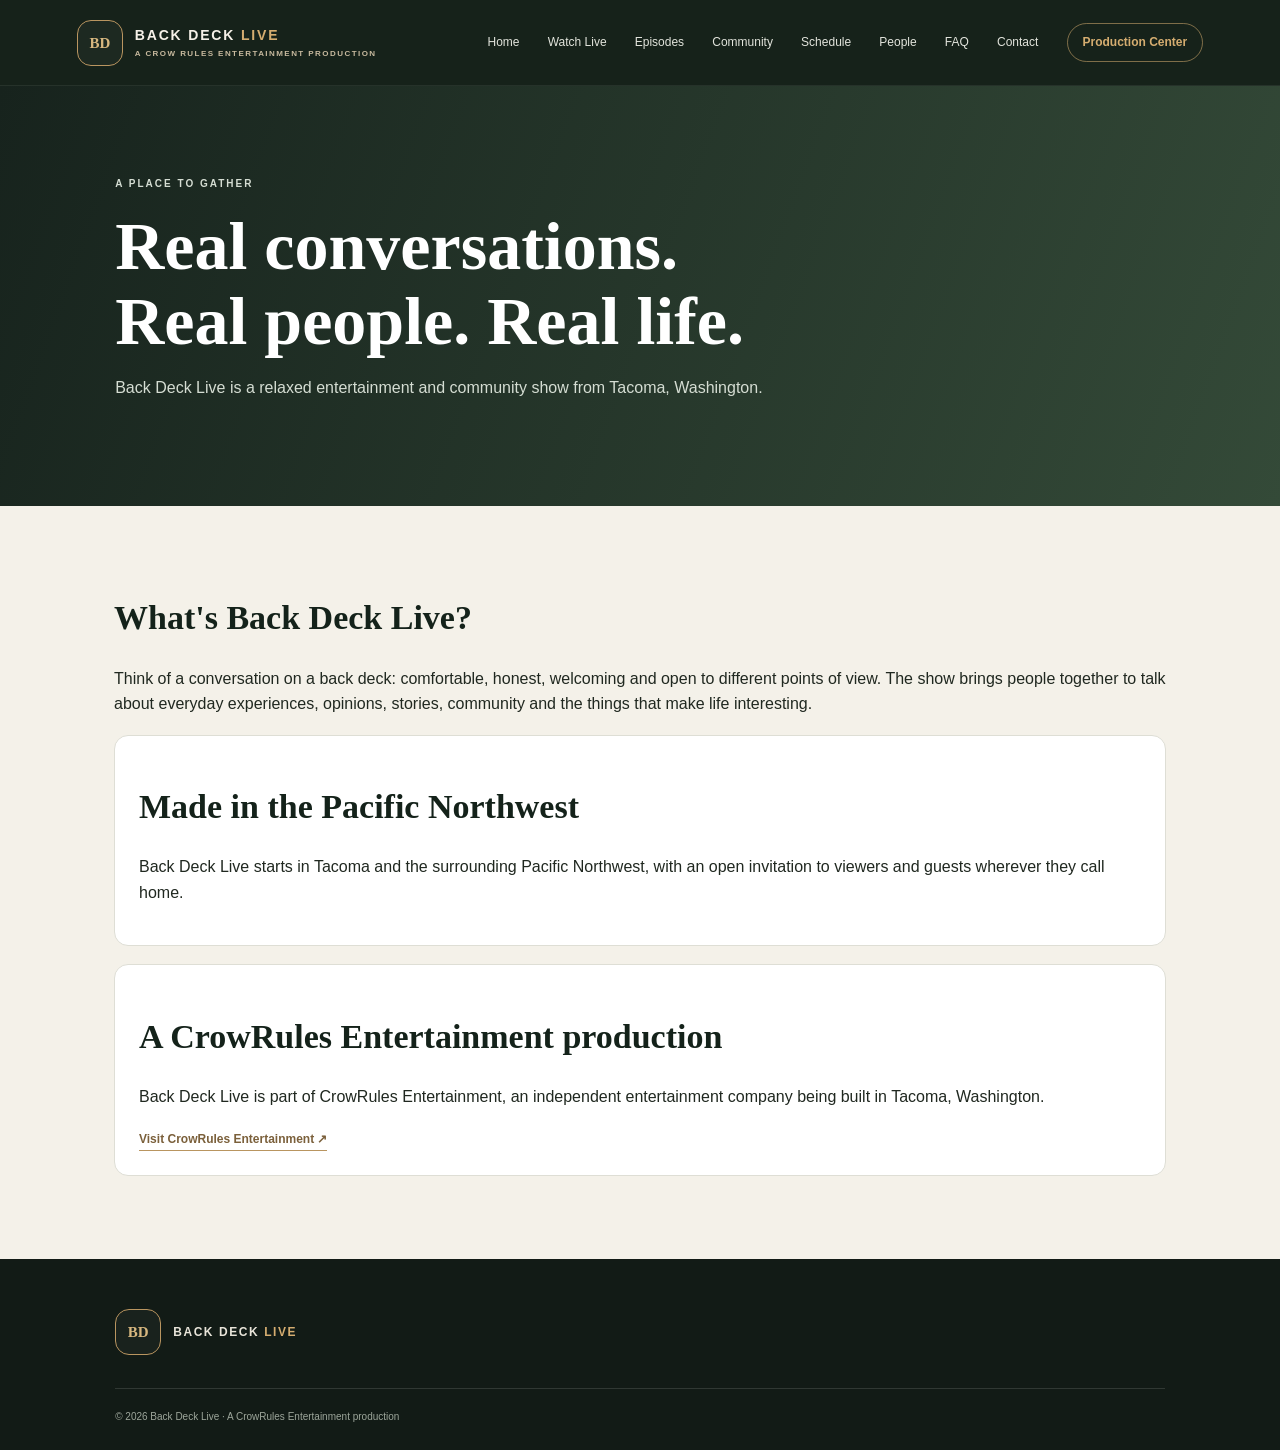
<file: pages/about/index.html>
<!doctype html><html lang="en"><head><meta charset="utf-8"><meta name="viewport" content="width=device-width,initial-scale=1"><title>About | Back Deck Live</title><link rel="stylesheet" href="../../assets/css/site.css"></head><body><header class="site-header"><a class="brand" href="../../"><span class="brand-mark">BD</span><span>BACK DECK <b>LIVE</b><small>A CROW RULES ENTERTAINMENT PRODUCTION</small></span></a><button class="menu-toggle" aria-label="Toggle navigation">☰</button><nav class="main-nav"><a href="../../">Home</a><a href="../live/">Watch Live</a><a href="../episodes/">Episodes</a><a href="../community/">Community</a><a class="nav-admin" href="https://crowrulesentertainment-oss.github.io/crowrulesentertainment/back-deck-live/admin.html" target="_blank" rel="noopener">Admin</a></nav></header><main><section class="page-hero"><p class="eyebrow">A PLACE TO GATHER</p><h1>Real conversations.<br>Real people. Real life.</h1><p>Back Deck Live is a relaxed entertainment and community show from Tacoma, Washington.</p></section><section class="content-wrap"><h2>What's Back Deck Live?</h2><p>Think of a conversation on a back deck: comfortable, honest, welcoming and open to different points of view. The show brings people together to talk about everyday experiences, opinions, stories, community and the things that make life interesting.</p><div class="content-card"><h2>Made in the Pacific Northwest</h2><p>Back Deck Live starts in Tacoma and the surrounding Pacific Northwest, with an open invitation to viewers and guests wherever they call home.</p></div><div class="content-card"><h2>A CrowRules Entertainment production</h2><p>Back Deck Live is part of CrowRules Entertainment, an independent entertainment company being built in Tacoma, Washington.</p><a class="text-link" href="https://crowrulesentertainment-oss.github.io/crowrulesentertainment/" target="_blank" rel="noopener">Visit CrowRules Entertainment ↗</a></div></section></main><footer class="site-footer"><a class="brand footer-brand" href="../../"><span class="brand-mark">BD</span><span>BACK DECK <b>LIVE</b></span></a><p>© <span data-year></span> Back Deck Live · A CrowRules Entertainment production</p></footer><script src="../../assets/js/app.js"></script></body></html>
</file>
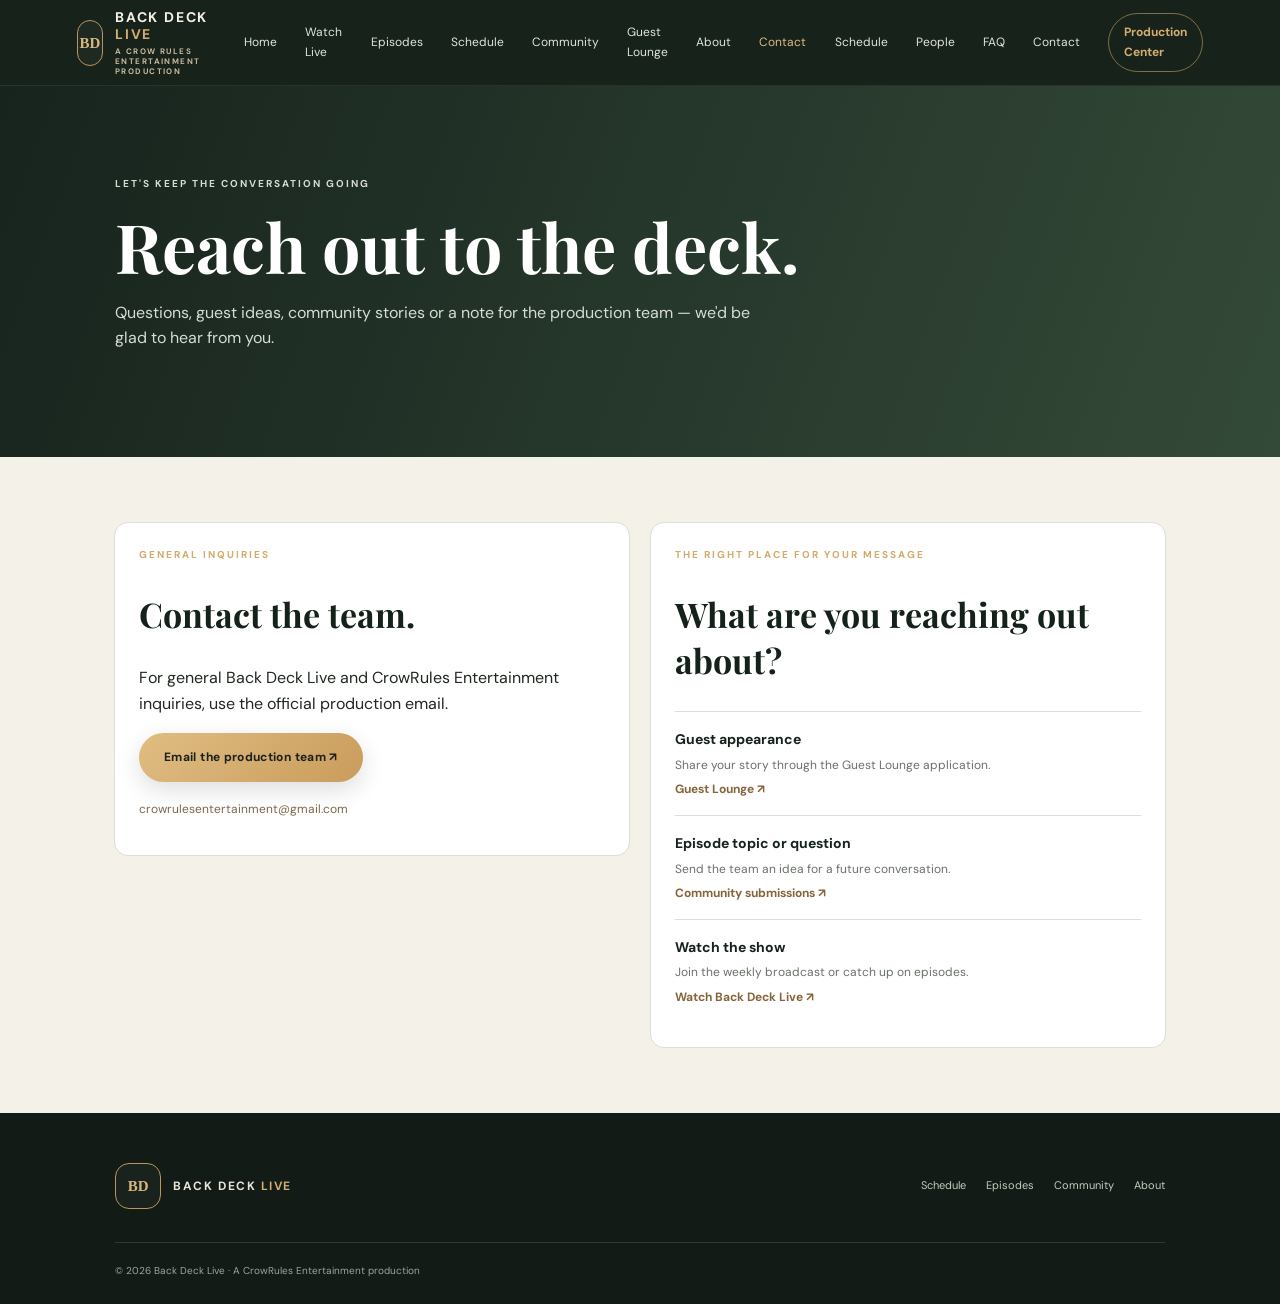
<file: pages/contact/index.html>
<!doctype html>
<html lang="en"><head><meta charset="utf-8"><meta name="viewport" content="width=device-width,initial-scale=1"><meta name="theme-color" content="#14221a"><meta name="description" content="Contact Back Deck Live and CrowRules Entertainment."><title>Contact | Back Deck Live</title><link rel="preconnect" href="https://fonts.googleapis.com"><link rel="preconnect" href="https://fonts.gstatic.com" crossorigin><link href="https://fonts.googleapis.com/css2?family=DM+Sans:wght@400;500;600;700;800&family=Playfair+Display:wght@600;700;800&display=swap" rel="stylesheet"><link rel="stylesheet" href="../../assets/css/site.css"></head>
<body><a class="skip-link" href="#main">Skip to content</a><header class="site-header"><a class="brand" href="../../"><span class="brand-mark">BD</span><span>BACK DECK <b>LIVE</b><small>A CROW RULES ENTERTAINMENT PRODUCTION</small></span></a><button class="menu-toggle" aria-label="Toggle navigation" aria-expanded="false">☰</button><nav class="main-nav" aria-label="Main navigation"><a href="../../">Home</a><a href="../live/">Watch Live</a><a href="../episodes/">Episodes</a><a href="../schedule/">Schedule</a><a href="../community/">Community</a><a href="../guest-lounge/">Guest Lounge</a><a href="../about/">About</a><a class="active" href="./">Contact</a><a class="nav-admin" href="https://crowrulesentertainment-oss.github.io/crowrulesentertainment/back-deck-live/admin.html" target="_blank" rel="noopener">Admin</a></nav></header>
<main id="main"><section class="page-hero"><p class="eyebrow">LET'S KEEP THE CONVERSATION GOING</p><h1>Reach out to the deck.</h1><p>Questions, guest ideas, community stories or a note for the production team — we'd be glad to hear from you.</p></section>
<section class="content-wrap contact-grid"><div class="content-card"><p class="eyebrow">GENERAL INQUIRIES</p><h2>Contact the team.</h2><p>For general Back Deck Live and CrowRules Entertainment inquiries, use the official production email.</p><a class="button button-gold" href="mailto:crowrulesentertainment@gmail.com?subject=Back%20Deck%20Live%20Inquiry">Email the production team ↗</a><p class="contact-email">crowrulesentertainment@gmail.com</p></div><div class="content-card"><p class="eyebrow">THE RIGHT PLACE FOR YOUR MESSAGE</p><h2>What are you reaching out about?</h2><ul class="contact-list"><li><strong>Guest appearance</strong><span>Share your story through the Guest Lounge application.</span><a href="../guest-lounge/">Guest Lounge ↗</a></li><li><strong>Episode topic or question</strong><span>Send the team an idea for a future conversation.</span><a href="../community/">Community submissions ↗</a></li><li><strong>Watch the show</strong><span>Join the weekly broadcast or catch up on episodes.</span><a href="../live/">Watch Back Deck Live ↗</a></li></ul></div></section></main>
<footer class="site-footer"><a class="brand footer-brand" href="../../"><span class="brand-mark">BD</span><span>BACK DECK <b>LIVE</b></span></a><div class="footer-links"><a href="../schedule/">Schedule</a><a href="../episodes/">Episodes</a><a href="../community/">Community</a><a href="../about/">About</a></div><p>© <span data-year></span> Back Deck Live · A CrowRules Entertainment production</p></footer><script src="../../assets/js/app.js"></script></body></html>
</file>
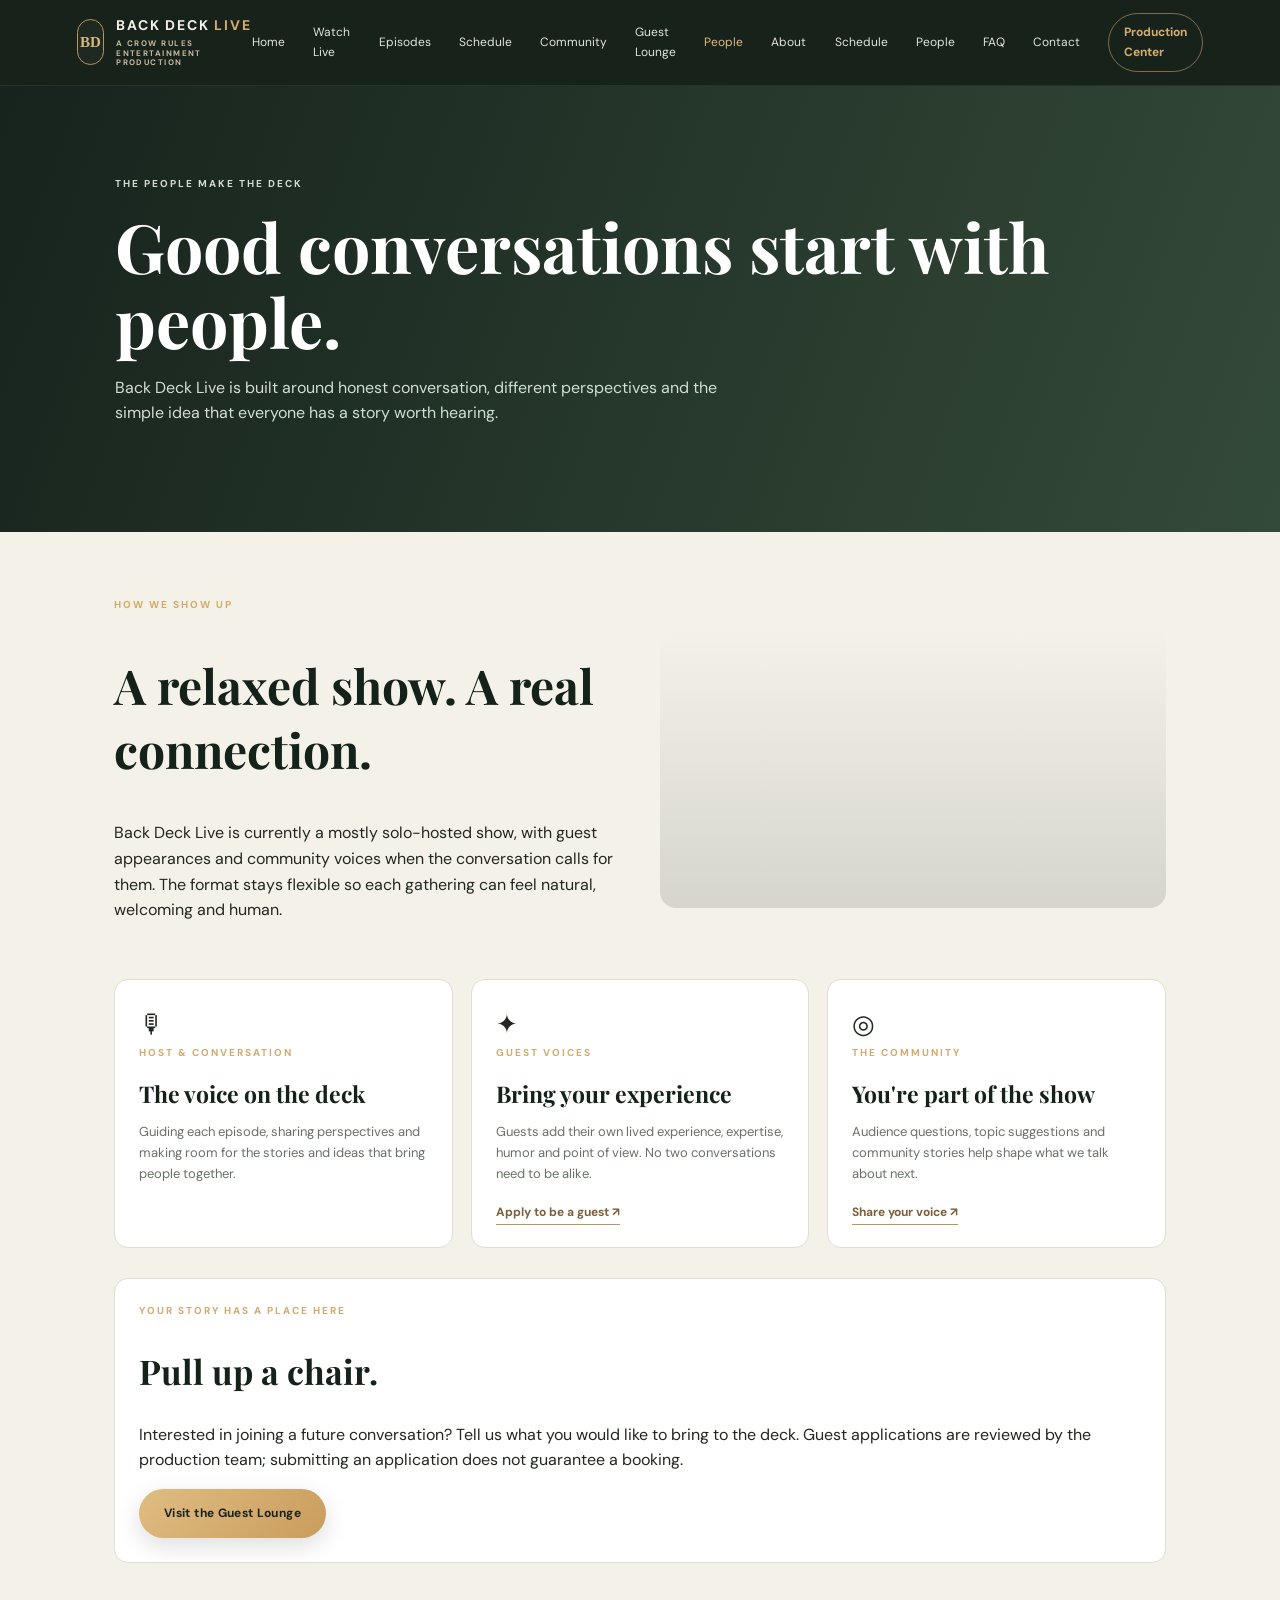
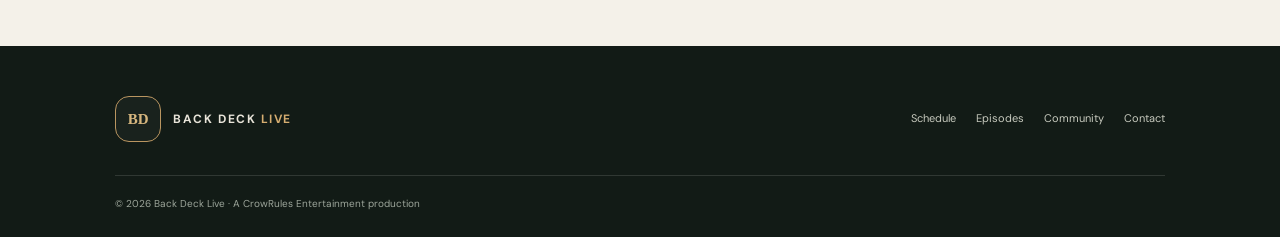
<file: pages/crew/index.html>
<!doctype html>
<html lang="en"><head><meta charset="utf-8"><meta name="viewport" content="width=device-width,initial-scale=1"><meta name="theme-color" content="#14221a"><meta name="description" content="Meet the people and guest voices who make Back Deck Live a welcoming place for real conversations."><title>People of the Deck | Back Deck Live</title><link rel="preconnect" href="https://fonts.googleapis.com"><link rel="preconnect" href="https://fonts.gstatic.com" crossorigin><link href="https://fonts.googleapis.com/css2?family=DM+Sans:wght@400;500;600;700;800&family=Playfair+Display:wght@600;700;800&display=swap" rel="stylesheet"><link rel="stylesheet" href="../../assets/css/site.css"></head>
<body><a class="skip-link" href="#main">Skip to content</a><header class="site-header"><a class="brand" href="../../"><span class="brand-mark">BD</span><span>BACK DECK <b>LIVE</b><small>A CROW RULES ENTERTAINMENT PRODUCTION</small></span></a><button class="menu-toggle" aria-label="Toggle navigation" aria-expanded="false">☰</button><nav class="main-nav" aria-label="Main navigation"><a href="../../">Home</a><a href="../live/">Watch Live</a><a href="../episodes/">Episodes</a><a href="../schedule/">Schedule</a><a href="../community/">Community</a><a href="../guest-lounge/">Guest Lounge</a><a class="active" href="./">People</a><a href="../about/">About</a><a class="nav-admin" href="https://crowrulesentertainment-oss.github.io/crowrulesentertainment/back-deck-live/admin.html" target="_blank" rel="noopener">Admin</a></nav></header>
<main id="main"><section class="page-hero"><p class="eyebrow">THE PEOPLE MAKE THE DECK</p><h1>Good conversations start with people.</h1><p>Back Deck Live is built around honest conversation, different perspectives and the simple idea that everyone has a story worth hearing.</p></section>
<section class="content-wrap"><div class="people-intro-grid"><div><p class="eyebrow">HOW WE SHOW UP</p><h2>A relaxed show. A real connection.</h2><p>Back Deck Live is currently a mostly solo-hosted show, with guest appearances and community voices when the conversation calls for them. The format stays flexible so each gathering can feel natural, welcoming and human.</p></div><div class="people-photo" role="img" aria-label="Outdoor Pacific Northwest gathering space with chairs around a deck"></div></div>
<div class="people-cards"><article class="content-card"><span class="people-icon">🎙</span><p class="eyebrow">HOST & CONVERSATION</p><h3>The voice on the deck</h3><p>Guiding each episode, sharing perspectives and making room for the stories and ideas that bring people together.</p></article><article class="content-card"><span class="people-icon">✦</span><p class="eyebrow">GUEST VOICES</p><h3>Bring your experience</h3><p>Guests add their own lived experience, expertise, humor and point of view. No two conversations need to be alike.</p><a class="text-link" href="../guest-lounge/">Apply to be a guest ↗</a></article><article class="content-card"><span class="people-icon">◎</span><p class="eyebrow">THE COMMUNITY</p><h3>You're part of the show</h3><p>Audience questions, topic suggestions and community stories help shape what we talk about next.</p><a class="text-link" href="../community/">Share your voice ↗</a></article></div>
<div class="content-card"><p class="eyebrow">YOUR STORY HAS A PLACE HERE</p><h2>Pull up a chair.</h2><p>Interested in joining a future conversation? Tell us what you would like to bring to the deck. Guest applications are reviewed by the production team; submitting an application does not guarantee a booking.</p><a class="button button-gold" href="../guest-lounge/">Visit the Guest Lounge</a></div></section></main>
<footer class="site-footer"><a class="brand footer-brand" href="../../"><span class="brand-mark">BD</span><span>BACK DECK <b>LIVE</b></span></a><div class="footer-links"><a href="../schedule/">Schedule</a><a href="../episodes/">Episodes</a><a href="../community/">Community</a><a href="../contact/">Contact</a></div><p>© <span data-year></span> Back Deck Live · A CrowRules Entertainment production</p></footer><script src="../../assets/js/app.js"></script></body></html>
</file>
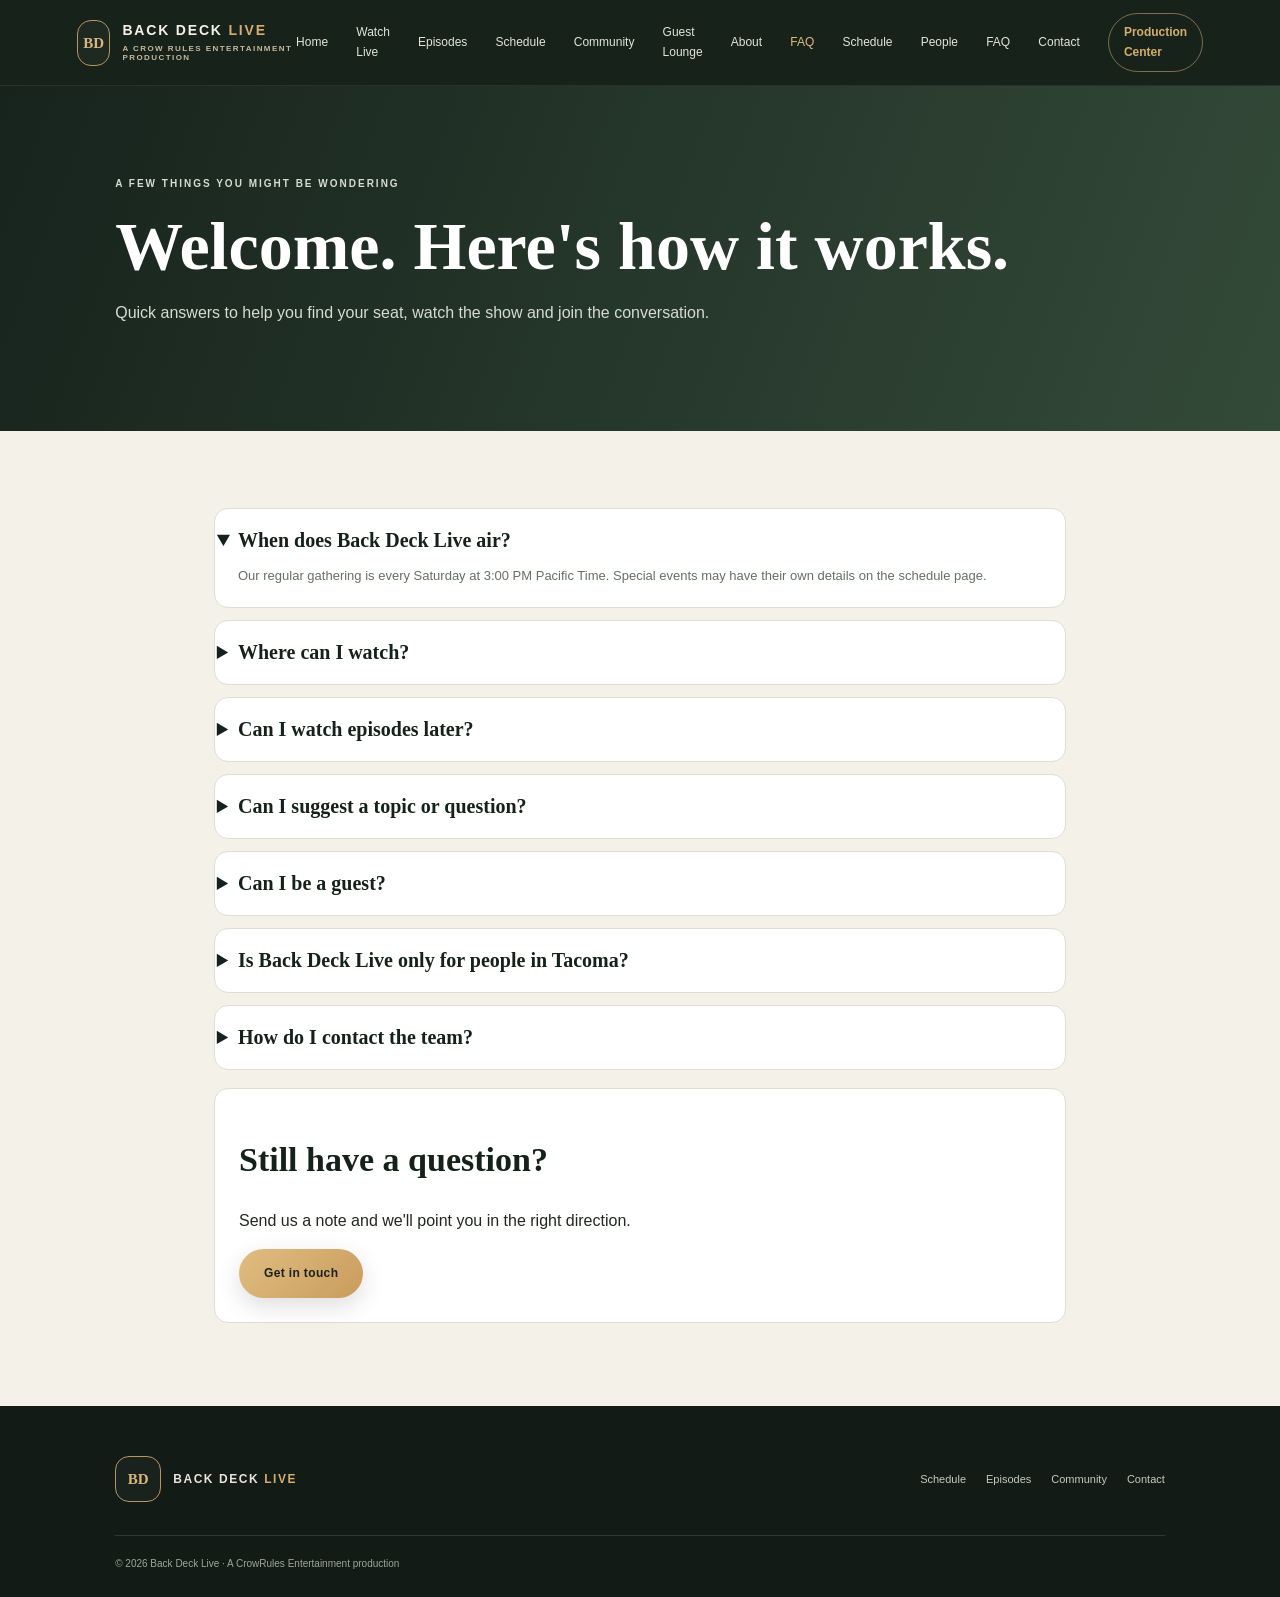
<file: pages/faq/index.html>
<!doctype html>
<html lang="en"><head><meta charset="utf-8"><meta name="viewport" content="width=device-width,initial-scale=1"><meta name="theme-color" content="#14221a"><meta name="description" content="Frequently asked questions about Back Deck Live, the weekly broadcast, episodes and guest submissions."><title>FAQ | Back Deck Live</title><link rel="stylesheet" href="../../assets/css/site.css"></head>
<body><a class="skip-link" href="#main">Skip to content</a><header class="site-header"><a class="brand" href="../../"><span class="brand-mark">BD</span><span>BACK DECK <b>LIVE</b><small>A CROW RULES ENTERTAINMENT PRODUCTION</small></span></a><button class="menu-toggle" aria-label="Toggle navigation" aria-expanded="false">☰</button><nav class="main-nav" aria-label="Main navigation"><a href="../../">Home</a><a href="../live/">Watch Live</a><a href="../episodes/">Episodes</a><a href="../schedule/">Schedule</a><a href="../community/">Community</a><a href="../guest-lounge/">Guest Lounge</a><a href="../about/">About</a><a class="active" href="./">FAQ</a><a class="nav-admin" href="https://crowrulesentertainment-oss.github.io/crowrulesentertainment/back-deck-live/admin.html" target="_blank" rel="noopener">Admin</a></nav></header>
<main id="main"><section class="page-hero"><p class="eyebrow">A FEW THINGS YOU MIGHT BE WONDERING</p><h1>Welcome. Here's how it works.</h1><p>Quick answers to help you find your seat, watch the show and join the conversation.</p></section><section class="content-wrap faq-list">
<details class="faq-item" open><summary>When does Back Deck Live air?</summary><p>Our regular gathering is every Saturday at 3:00 PM Pacific Time. Special events may have their own details on the schedule page.</p></details>
<details class="faq-item"><summary>Where can I watch?</summary><p>Watch on the CrowRules TV YouTube channel. The Watch Live page connects the active broadcast and matching chat when an eligible public live stream is detected.</p><p><a href="../live/">Open Watch Live ↗</a></p></details>
<details class="faq-item"><summary>Can I watch episodes later?</summary><p>Yes. Published replays are listed in the episode library as they become available.</p><p><a href="../episodes/">Browse episodes ↗</a></p></details>
<details class="faq-item"><summary>Can I suggest a topic or question?</summary><p>Absolutely. Use the Community page to send an idea or answer the weekly question. Submissions are reviewed before anything is shared publicly.</p><p><a href="../community/">Share an idea ↗</a></p></details>
<details class="faq-item"><summary>Can I be a guest?</summary><p>Yes. Complete the Guest Lounge interest form. Applying does not guarantee a booking; the production team reviews each submission.</p><p><a href="../guest-lounge/">Visit the Guest Lounge ↗</a></p></details>
<details class="faq-item"><summary>Is Back Deck Live only for people in Tacoma?</summary><p>No. The show is rooted in Tacoma and the Pacific Northwest, but viewers and guests are welcome from wherever they call home.</p></details>
<details class="faq-item"><summary>How do I contact the team?</summary><p>Use the official CrowRules Entertainment production email for general inquiries.</p><p><a href="../contact/">Contact the team ↗</a></p></details>
<div class="content-card"><h2>Still have a question?</h2><p>Send us a note and we'll point you in the right direction.</p><a class="button button-gold" href="../contact/">Get in touch</a></div></section></main>
<footer class="site-footer"><a class="brand footer-brand" href="../../"><span class="brand-mark">BD</span><span>BACK DECK <b>LIVE</b></span></a><div class="footer-links"><a href="../schedule/">Schedule</a><a href="../episodes/">Episodes</a><a href="../community/">Community</a><a href="../contact/">Contact</a></div><p>© <span data-year></span> Back Deck Live · A CrowRules Entertainment production</p></footer><script src="../../assets/js/app.js"></script></body></html>
</file>
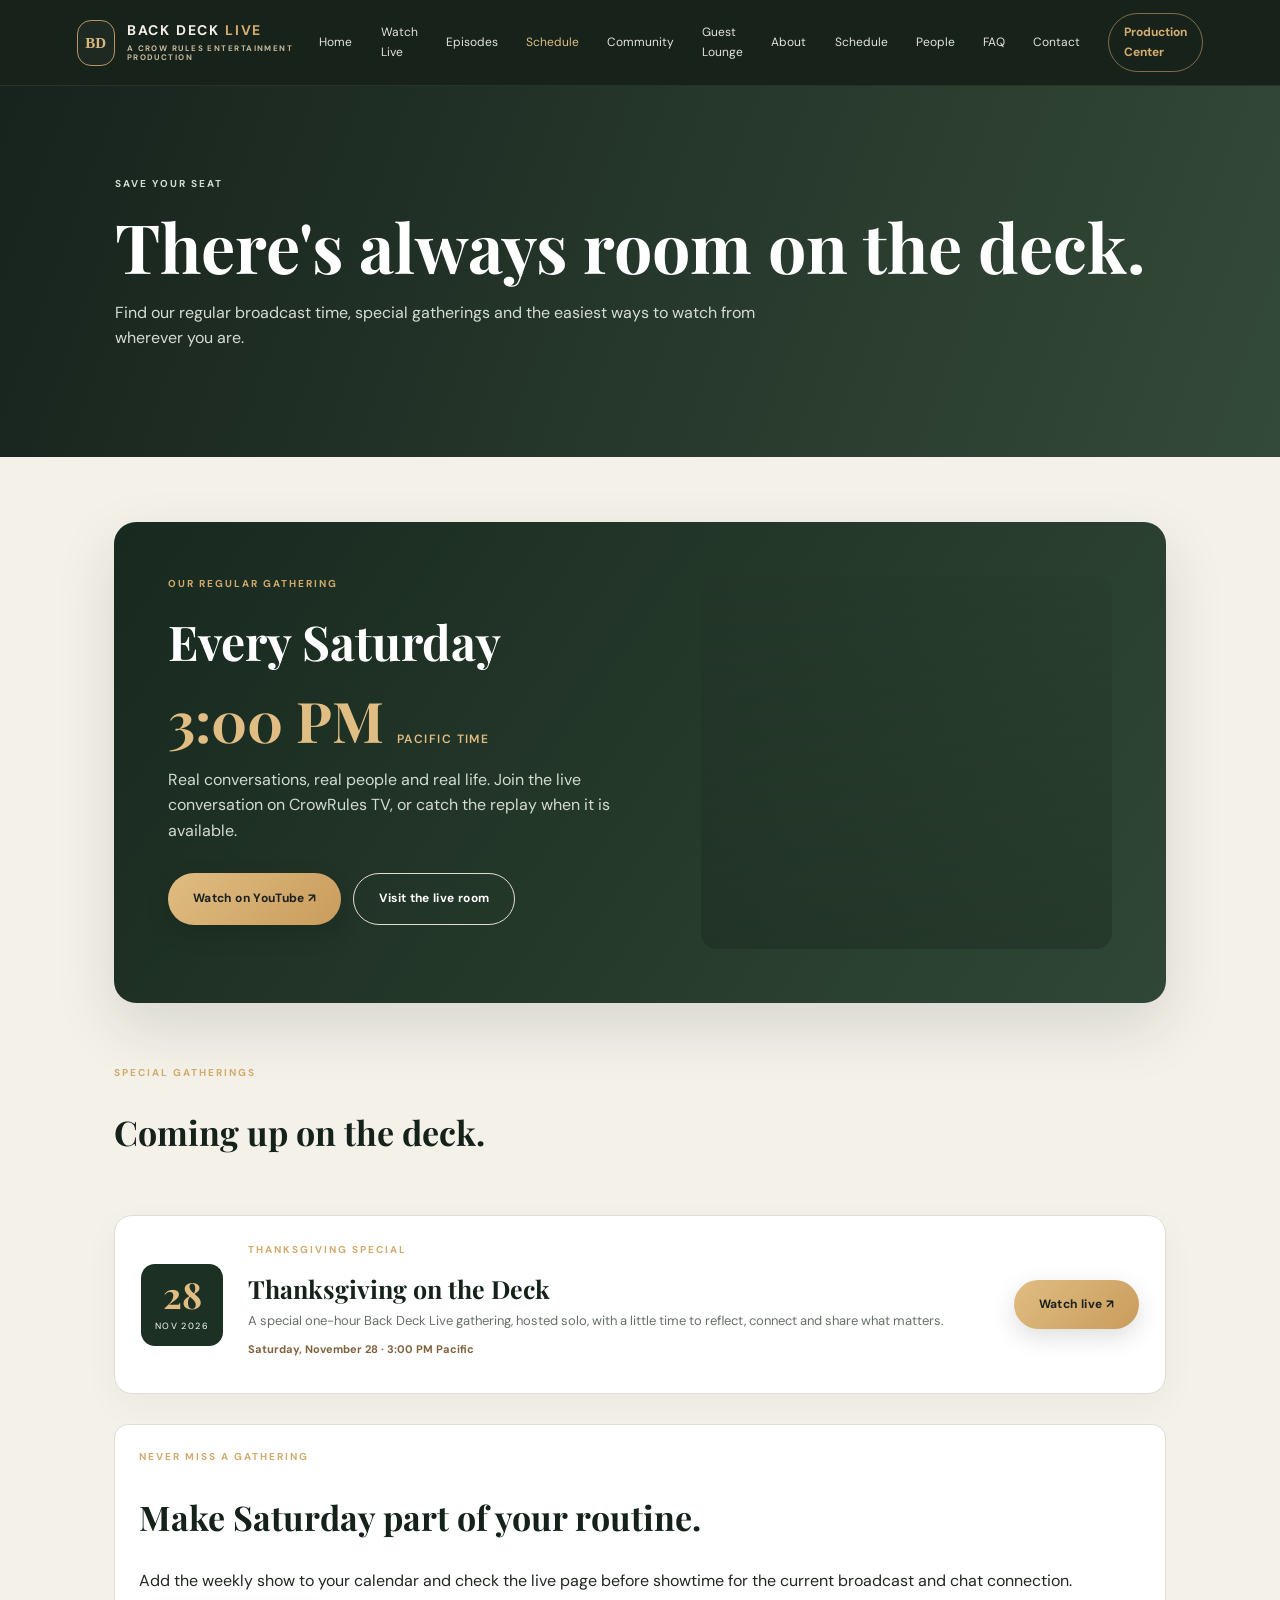
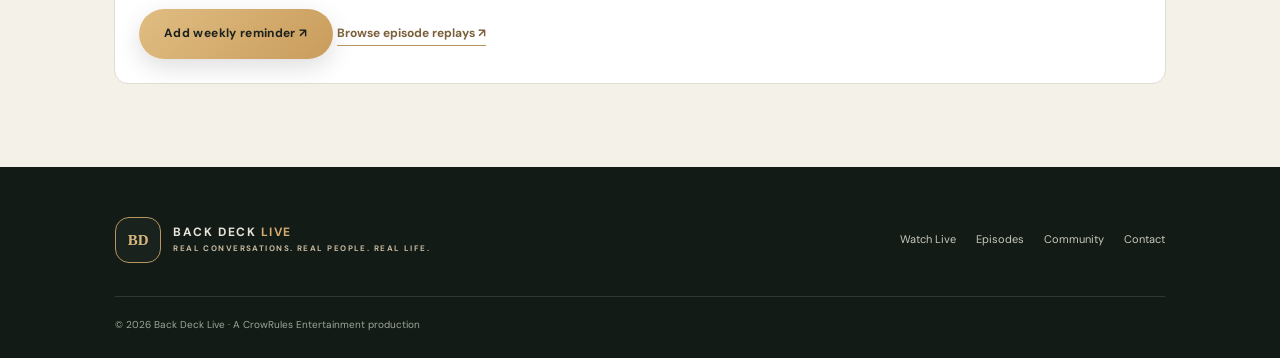
<file: pages/schedule/index.html>
<!doctype html>
<html lang="en"><head><meta charset="utf-8"><meta name="viewport" content="width=device-width,initial-scale=1"><meta name="theme-color" content="#14221a"><meta name="description" content="Back Deck Live broadcast schedule, special events and ways to watch. Saturdays at 3 PM Pacific."><title>Schedule & Events | Back Deck Live</title><link rel="preconnect" href="https://fonts.googleapis.com"><link rel="preconnect" href="https://fonts.gstatic.com" crossorigin><link href="https://fonts.googleapis.com/css2?family=DM+Sans:wght@400;500;600;700;800&family=Playfair+Display:wght@600;700;800&display=swap" rel="stylesheet"><link rel="stylesheet" href="../../assets/css/site.css"></head>
<body><a class="skip-link" href="#main">Skip to content</a><header class="site-header"><a class="brand" href="../../"><span class="brand-mark">BD</span><span>BACK DECK <b>LIVE</b><small>A CROW RULES ENTERTAINMENT PRODUCTION</small></span></a><button class="menu-toggle" aria-label="Toggle navigation" aria-expanded="false">☰</button><nav class="main-nav" aria-label="Main navigation"><a href="../../">Home</a><a href="../live/">Watch Live</a><a href="../episodes/">Episodes</a><a class="active" href="./">Schedule</a><a href="../community/">Community</a><a href="../guest-lounge/">Guest Lounge</a><a href="../about/">About</a><a class="nav-admin" href="https://crowrulesentertainment-oss.github.io/crowrulesentertainment/back-deck-live/admin.html" target="_blank" rel="noopener">Admin</a></nav></header>
<main id="main"><section class="page-hero"><p class="eyebrow">SAVE YOUR SEAT</p><h1>There's always room on the deck.</h1><p>Find our regular broadcast time, special gatherings and the easiest ways to watch from wherever you are.</p></section>
<section class="content-wrap"><div class="schedule-feature-card"><div><p class="eyebrow">OUR REGULAR GATHERING</p><h2>Every Saturday</h2><p class="schedule-feature-time">3:00 PM <span>Pacific Time</span></p><p>Real conversations, real people and real life. Join the live conversation on CrowRules TV, or catch the replay when it is available.</p><div class="button-row"><a class="button button-gold" href="https://www.youtube.com/@CrowRules_TV/live" target="_blank" rel="noopener">Watch on YouTube ↗</a><a class="button button-outline" href="../live/">Visit the live room</a></div></div><div class="schedule-feature-art" role="img" aria-label="Warm, inviting Pacific Northwest outdoor deck at golden hour"></div></div>
<div class="section-heading schedule-section-heading"><div><p class="eyebrow">SPECIAL GATHERINGS</p><h2>Coming up on the deck.</h2></div></div>
<article class="event-card"><div class="event-date"><strong>28</strong><span>NOV 2026</span></div><div class="event-copy"><p class="eyebrow">THANKSGIVING SPECIAL</p><h3>Thanksgiving on the Deck</h3><p>A special one-hour Back Deck Live gathering, hosted solo, with a little time to reflect, connect and share what matters.</p><p class="event-meta">Saturday, November 28 · 3:00 PM Pacific</p></div><a class="button button-gold" href="https://www.youtube.com/@CrowRules_TV/live" target="_blank" rel="noopener">Watch live ↗</a></article>
<div class="content-card"><p class="eyebrow">NEVER MISS A GATHERING</p><h2>Make Saturday part of your routine.</h2><p>Add the weekly show to your calendar and check the live page before showtime for the current broadcast and chat connection.</p><a class="button button-gold" href="https://calendar.google.com/calendar/render?action=TEMPLATE&text=Back%20Deck%20Live&details=Join%20Back%20Deck%20Live%20every%20Saturday%20at%203%20PM%20Pacific%20on%20CrowRules%20TV.&recur=RRULE%3AFREQ%3DWEEKLY%3BBYDAY%3DSA" target="_blank" rel="noopener">Add weekly reminder ↗</a> <a class="text-link" href="../episodes/">Browse episode replays ↗</a></div></section></main>
<footer class="site-footer"><a class="brand footer-brand" href="../../"><span class="brand-mark">BD</span><span>BACK DECK <b>LIVE</b><small>REAL CONVERSATIONS. REAL PEOPLE. REAL LIFE.</small></span></a><div class="footer-links"><a href="../live/">Watch Live</a><a href="../episodes/">Episodes</a><a href="../community/">Community</a><a href="../contact/">Contact</a></div><p>© <span data-year></span> Back Deck Live · A CrowRules Entertainment production</p></footer><script src="../../assets/js/app.js"></script></body></html>
</file>
<file: assets/css/site.css>
:root{--forest:#17231d;--forest2:#263b30;--cedar:#79563b;--gold:#c59a58;--cream:#f3efe6;--ink:#202521;--muted:#777e77;--line:#deded5;--white:#fff;--radius:18px}*{box-sizing:border-box}html{scroll-behavior:smooth}body{margin:0;background:var(--cream);color:var(--ink);font-family:"DM Sans",sans-serif;line-height:1.6}a{color:inherit;text-decoration:none}.site-header{height:82px;padding:0 clamp(20px,6vw,90px);display:flex;align-items:center;justify-content:space-between;background:#17231d;color:#f6f1e8;position:relative;z-index:5}.brand{display:flex;align-items:center;gap:12px;font-weight:700;letter-spacing:.11em;font-size:14px;line-height:1.2}.brand small{display:block;font-size:8px;letter-spacing:.18em;color:#c7b99e;margin-top:5px}.brand-mark{width:42px;height:42px;border:1px solid #b99560;border-radius:50%;display:grid;place-items:center;color:#d7b77f;font-family:Georgia,serif;font-size:15px;letter-spacing:0}.brand b{color:#d5ad70}.main-nav{display:flex;align-items:center;gap:27px;font-size:12px;color:#e2e4dc}.main-nav a:hover,.footer-links a:hover{color:#d5ad70}.nav-cta{border:1px solid #b99560;border-radius:30px;padding:10px 18px}.menu-toggle{display:none;background:none;border:0;color:white;font-size:24px}.hero{min-height:620px;position:relative;display:flex;align-items:center;background:#25362b url('https://images.unsplash.com/photo-1600210492486-724fe5c67fb0?auto=format&fit=crop&w=2200&q=85') center 55%/cover no-repeat;color:white}.hero-shade{position:absolute;inset:0;background:linear-gradient(90deg,rgba(13,25,18,.88),rgba(13,25,18,.55) 48%,rgba(13,25,18,.12)),linear-gradient(0deg,rgba(13,25,18,.4),transparent 40%)}.hero-content{position:relative;max-width:760px;padding:90px clamp(24px,9vw,140px)}.eyebrow{font-size:10px;font-weight:700;letter-spacing:.2em;color:var(--gold);margin:0 0 17px}.hero h1,h2,h3{font-family:"Playfair Display",Georgia,serif;line-height:1.12}.hero h1{font-size:clamp(48px,7vw,84px);margin:0 0 22px;letter-spacing:-.035em}.hero h1 em{color:#d9b77e;font-weight:600}.hero-copy{font-size:17px;color:#e4e5dc;max-width:490px}.button-row{display:flex;gap:12px;flex-wrap:wrap;margin:30px 0 24px}.button{display:inline-flex;align-items:center;justify-content:center;padding:13px 22px;border-radius:30px;font-size:12px;font-weight:700;letter-spacing:.03em;transition:.2s}.button:hover{transform:translateY(-2px)}.button-gold{background:var(--gold);color:#1b211c}.button-outline{border:1px solid #e4ddcf;color:white}.button-dark{background:var(--forest);color:white}.broadcast-note{font-size:11px;color:#e5e5dc;display:flex;align-items:center;gap:9px}.status-dot{width:8px;height:8px;background:#a5c28e;border-radius:50%;box-shadow:0 0 0 4px #a5c28e22}.note-divider{color:#9d9f96}.hero-caption{position:absolute;right:5%;bottom:25px;font-family:Georgia,serif;font-style:italic;color:#e2dfd5;font-size:13px}.section-wrap{padding:88px clamp(22px,9vw,140px)}.intro{display:grid;grid-template-columns:1fr 1fr;gap:9%;align-items:center;background:#f7f4ed}.section-wrap h2,.question-band h2{font-size:clamp(34px,4vw,50px);margin:0;color:var(--forest)}.intro-copy{font-size:15px;color:#606961;max-width:570px}.section-heading{display:flex;align-items:end;justify-content:space-between;gap:20px;margin-bottom:32px}.text-link{font-size:12px;font-weight:700;color:#7b603b;border-bottom:1px solid #b99560;padding-bottom:4px}.feature{background:#eae8df}.feature-grid{display:grid;grid-template-columns:repeat(3,1fr);gap:18px}.feature-card{min-height:270px;border-radius:var(--radius);padding:28px;color:#fff;display:flex;flex-direction:column;align-items:flex-start;justify-content:flex-end;background-size:cover;background-position:center;position:relative;overflow:hidden}.feature-card:before{content:"";position:absolute;inset:0;background:linear-gradient(0deg,rgba(13,25,18,.9),rgba(13,25,18,.12))}.feature-card>*{position:relative}.card-show{background-image:url('https://images.unsplash.com/photo-1516280440614-37939bbacd81?auto=format&fit=crop&w=900&q=80')}.card-community{background-image:url('https://images.unsplash.com/photo-1511632765486-a01980e01a18?auto=format&fit=crop&w=900&q=80')}.card-guests{background-image:url('https://images.unsplash.com/photo-1590602847861-f357a9332bbc?auto=format&fit=crop&w=900&q=80')}.card-icon{font-size:22px;color:#e2bd7f;margin-bottom:22px}.card-label{font-size:9px;letter-spacing:.2em;color:#e3bd7e;font-weight:700}.feature-card h3{font-size:27px;margin:8px 0}.feature-card p{font-size:12px;color:#e3e5dd;margin:0;max-width:270px}.latest{background:#f7f4ed}.video-shell{background:#101713;padding:12px;border-radius:var(--radius);box-shadow:0 18px 50px #15231b20}.video-placeholder{aspect-ratio:16/9;display:flex;align-items:center;justify-content:center;flex-direction:column;text-align:center;color:#e6e1d5;background:radial-gradient(ellipse at center,#35483a,#17231d 70%);padding:25px}.play-button{width:62px;height:62px;border-radius:50%;display:grid;place-items:center;background:var(--gold);color:#1b211c;margin-bottom:15px}.video-placeholder p{font-size:11px;letter-spacing:.17em;font-weight:700}.video-placeholder small{color:#c0c6bb;font-size:11px}.muted{color:var(--muted)}.small{font-size:11px}.question-band{background:#c5a16d;padding:75px 24px;text-align:center}.question-inner{max-width:650px;margin:auto}.question-band .eyebrow{color:#51432e}.question-band h2{color:#1d2921}.question-band p:not(.eyebrow){color:#3d443a;margin:18px auto 26px}.schedule{background:#f7f4ed}.schedule-box{background:#1c2c22;color:#f7f1e5;padding:42px 48px;border-radius:var(--radius);display:flex;align-items:center;justify-content:space-between;gap:25px}.schedule-box h2{color:#f7f1e5;font-size:38px}.schedule-box p:not(.eyebrow){color:#c9cfc5}.schedule-time{display:flex;align-items:center;gap:12px}.schedule-time strong{font-family:Georgia,serif;font-size:56px;color:#d9b77e}.schedule-time span{font-size:9px;letter-spacing:.15em;line-height:1.7}.parent{text-align:center;background:#eae8df}.parent p:not(.eyebrow){max-width:600px;margin:18px auto;color:#626b62}.site-footer{background:#121b16;color:#e8e4d9;padding:42px clamp(22px,9vw,140px) 25px;display:flex;align-items:center;justify-content:space-between;gap:25px;flex-wrap:wrap}.footer-brand{font-size:12px}.footer-links{display:flex;gap:20px;font-size:11px;color:#c7cabe}.site-footer>p{width:100%;border-top:1px solid #ffffff20;padding-top:20px;color:#9da69b;font-size:10px;margin:8px 0 0}.page-hero{padding:90px clamp(22px,9vw,140px);background:linear-gradient(110deg,#17231d,#344a38);color:#fff}.page-hero h1{font:700 clamp(42px,6vw,68px)/1.1 "Playfair Display",Georgia,serif;margin:0 0 14px}.page-hero p{max-width:650px;color:#d5ddd3}.content-wrap{max-width:1100px;margin:auto;padding:65px 24px}.content-wrap h2{font:700 34px "Playfair Display",Georgia,serif;color:var(--forest)}.content-card{background:#fff;border:1px solid var(--line);border-radius:14px;padding:24px;margin:18px 0}.form-grid{display:grid;grid-template-columns:1fr 1fr;gap:15px}.field{display:flex;flex-direction:column;gap:6px}.field.full{grid-column:1/-1}.field label{font-size:12px;font-weight:700}.field input,.field textarea,.field select{font:inherit;padding:12px;border:1px solid #cfd3ca;border-radius:8px;background:#fff}.field textarea{min-height:120px;resize:vertical}.notice{padding:14px;background:#f1eadc;border-radius:9px;font-size:12px;color:#65553c}.admin-body{background:#eef0eb;min-height:100vh}.admin-shell{max-width:1150px;margin:auto;padding:40px 24px}.admin-grid{display:grid;grid-template-columns:repeat(3,1fr);gap:15px}.admin-tile{background:#fff;border:1px solid #dce0d8;border-radius:12px;padding:20px}.admin-tile h3{font:700 20px "Playfair Display",serif;margin:0 0 7px}.admin-tile p{font-size:12px;color:#687168}.admin-tile span{font-size:10px;color:#8b6a3d;font-weight:700;letter-spacing:.1em}@media(max-width:800px){.main-nav{display:none;position:absolute;top:82px;left:0;right:0;background:#17231d;padding:20px 25px;flex-direction:column;align-items:stretch;gap:18px}.main-nav.open{display:flex}.menu-toggle{display:block}.hero{min-height:590px}.hero-content{padding:80px 26px}.intro{grid-template-columns:1fr;gap:10px}.feature-grid{grid-template-columns:1fr}.feature-card{min-height:230px}.section-heading{align-items:flex-start;flex-direction:column}.schedule-box{align-items:flex-start;flex-direction:column;padding:30px}.site-footer{align-items:flex-start;flex-direction:column}.footer-links{flex-wrap:wrap}.admin-grid{grid-template-columns:1fr 1fr}}@media(max-width:520px){.hero h1{font-size:48px}.section-wrap{padding:62px 22px}.schedule-time strong{font-size:46px}.form-grid{grid-template-columns:1fr}.field.full{grid-column:auto}.admin-grid{grid-template-columns:1fr}.hero-caption{display:none}}
/* Back Deck Live refresh */
:root{--forest:#14221a;--forest2:#263d30;--gold:#d2aa6b;--cream:#f4f1e9;--ink:#202820;--radius:20px}
.skip-link{position:absolute;left:-999px;top:8px;background:#fff;color:#14221a;padding:10px 16px;z-index:20}.skip-link:focus{left:12px}
.site-header{height:86px;background:rgba(18,30,22,.98);padding-inline:clamp(20px,6vw,100px);border-bottom:1px solid #ffffff12}
.brand{letter-spacing:.13em}.brand-mark{width:46px;height:46px;border-radius:14px;background:#ffffff08;font-weight:700}
.main-nav{gap:clamp(14px,2.2vw,30px);font-size:12px}.main-nav a{transition:color .2s}.main-nav a.active{color:#e0bb82}
.hero{min-height:780px;background-image:url('https://images.unsplash.com/photo-1600210492486-724fe5c67fb0?auto=format&fit=crop&w=2400&q=90');background-position:center 58%}
.hero-shade{background:linear-gradient(90deg,rgba(8,18,12,.94),rgba(8,18,12,.72) 42%,rgba(8,18,12,.18)),linear-gradient(0deg,rgba(8,18,12,.72),transparent 55%)}
.hero-content{max-width:880px;padding:88px clamp(24px,9vw,145px) 90px}
.hero-kicker{font-size:10px;letter-spacing:.25em;color:#e5c38e;font-weight:700;margin:28px 0 12px}
.hero h1{font-size:clamp(54px,7.5vw,96px);max-width:850px}
.hero-copy{font-size:18px;max-width:530px;line-height:1.8}
.button{padding:15px 25px;min-height:48px}.button-gold{background:linear-gradient(135deg,#e0bd82,#c99c5c);box-shadow:0 8px 24px #0002}
.hero-countdown{width:min(100%,570px);padding:19px 22px 15px;margin:30px 0 20px;background:rgba(13,25,17,.72);border:1px solid #d4b47a66;border-radius:16px;backdrop-filter:blur(12px);box-shadow:0 18px 45px #0003}
.countdown-heading{display:flex;align-items:center;gap:9px;font-size:9px;letter-spacing:.16em;font-weight:800;color:#f0d3a0}
.countdown-live-dot{width:7px;height:7px;background:#d7b779;border-radius:50%;box-shadow:0 0 0 4px #d7b77922}
.countdown-schedule{margin-left:auto;color:#d4d7cb;font-size:8px;letter-spacing:.1em}
.countdown-grid{display:grid;grid-template-columns:repeat(4,1fr);gap:10px;margin:15px 0 9px}
.countdown-grid>div{display:flex;flex-direction:column;align-items:center;border-right:1px solid #ffffff20}.countdown-grid>div:last-child{border:0}
.countdown-grid strong{font-family:'Playfair Display',Georgia,serif;font-size:clamp(30px,4vw,43px);line-height:1.1;color:#fff;font-variant-numeric:tabular-nums}
.countdown-grid span{font-size:8px;letter-spacing:.2em;color:#c9cfc4;margin-top:5px}
.hero-countdown>p{font-size:10px;color:#cdd2c7;margin:8px 0 0;text-align:center}
.broadcast-note{margin-top:20px}.hero-scroll{position:absolute;right:clamp(22px,6vw,90px);bottom:28px;color:#e4ddce;font-size:8px;letter-spacing:.2em}.hero-scroll span{font-size:15px;margin-left:9px}
.section-wrap{padding-block:100px}.intro{background:#faf8f2}.intro h2,.section-wrap h2{letter-spacing:-.025em}
.feature{background:#e9e7de}.feature-card{min-height:310px;border-radius:18px;box-shadow:0 15px 35px #1c2b2012;transition:transform .25s,box-shadow .25s}.feature-card:hover{transform:translateY(-6px);box-shadow:0 22px 45px #1c2b2028}
.card-arrow{position:absolute!important;right:25px;top:22px;font-size:18px;color:#e6c48f}
.latest{background:#faf8f2}.video-shell{padding:10px;border:1px solid #d9d6ca;box-shadow:0 24px 65px #17231d18}
.question-band{background:linear-gradient(120deg,#d6b47e,#bd9560);padding-block:90px}
.schedule-box{padding:48px 54px;background:linear-gradient(120deg,#17291e,#304735);box-shadow:0 20px 50px #14221a20}
.parent{background:#e9e7de}.site-footer{padding-top:50px}
@media(max-width:800px){.site-header{height:78px}.main-nav{top:78px}.hero{min-height:760px}.hero-content{padding:70px 25px}.hero-scroll{display:none}.section-wrap{padding-block:70px}}
@media(max-width:520px){.hero{min-height:790px}.hero h1{font-size:clamp(48px,13vw,62px)}.hero-countdown{padding:16px 12px}.countdown-heading{font-size:8px;gap:6px}.countdown-schedule{font-size:7px}.countdown-grid{gap:4px}.countdown-grid strong{font-size:30px}.countdown-grid span{font-size:7px}.broadcast-note{font-size:9px;flex-wrap:wrap}.hero-content{padding-top:56px}.schedule-box{padding:30px 24px}}
@media(prefers-reduced-motion:reduce){html{scroll-behavior:auto}*,*:before,*:after{transition:none!important;animation:none!important}}

/* Supabase-powered media and episode listings */
.video-shell iframe{display:block;width:100%;aspect-ratio:16/9;border:0;border-radius:12px;background:#101713}
.episode-grid{display:grid;grid-template-columns:repeat(2,minmax(0,1fr));gap:16px;margin:22px 0}
.episode-grid .content-card{margin:0}
.episode-card h2{font-size:25px!important}
@media(max-width:640px){.episode-grid{grid-template-columns:1fr}}

/* Sitewide link to the authenticated Back Deck Live admin workspace */
.main-nav .nav-admin{border:1px solid rgba(213,173,112,.55);border-radius:30px;padding:9px 15px;color:#d5ad70;font-weight:700}
.main-nav .nav-admin:hover{background:rgba(213,173,112,.12);color:#f0d4a5}
@media(max-width:900px){.main-nav .nav-admin{display:inline-flex;justify-content:center;margin-top:5px}}


/* Live watch page: responsive player, presence status and broadcast links */
.live-page-hero{padding:clamp(54px,8vw,100px) 5%;background:linear-gradient(115deg,#17291e,#304735);color:#fff}
.live-page-hero h1{font:800 clamp(42px,6vw,72px)/1.05 'Playfair Display',Georgia,serif;margin:12px 0 18px}
.live-page-hero>p:not(.eyebrow){max-width:680px;color:#e1e4dc;line-height:1.8}
.live-hero-actions{display:flex;gap:12px;flex-wrap:wrap;margin-top:26px}
.live-hero-actions .button-outline{border:1px solid #ffffff80;color:#fff;background:transparent}
.live-content{max-width:1320px;margin:auto;padding:44px clamp(20px,5vw,72px) 90px}
.live-status-panel{display:flex;justify-content:space-between;align-items:center;gap:20px;padding:18px 22px;margin-bottom:34px;border:1px solid #d8d4c8;border-radius:14px;background:#fffdf8;box-shadow:0 12px 35px #17231d0c}
.live-status-copy{display:flex;align-items:center;gap:13px;min-width:0}
.live-status-copy strong{color:#23352a}.live-status-copy p{margin:3px 0 0;color:#72786e;font-size:13px}
.live-status-dot{width:10px;height:10px;border-radius:50%;background:#c2a36f;box-shadow:0 0 0 5px #c2a36f20;flex:none}
.live-status-dot.connected{background:#39885a;box-shadow:0 0 0 5px #39885a20}
.live-audience{display:flex;align-items:baseline;gap:8px;white-space:nowrap;color:#687268;font-size:12px}
.live-audience strong{font-size:25px;color:#24382b;font-variant-numeric:tabular-nums}
.live-layout{display:grid;grid-template-columns:minmax(0,1.8fr) minmax(260px,.8fr);gap:28px;align-items:start}
.live-section-heading{margin-bottom:18px}.live-section-heading h2{margin:5px 0;font-size:clamp(27px,3vw,38px)}
.live-schedule{color:#687268;font-size:12px;white-space:nowrap}
.live-player-shell{overflow:hidden;border-radius:16px;background:#101713;border:1px solid #29382d;box-shadow:0 22px 60px #17231d22}
.live-player-shell iframe{display:block;width:100%;aspect-ratio:16/9;border:0}
.live-player-placeholder{aspect-ratio:16/9;display:flex;flex-direction:column;align-items:center;justify-content:center;gap:12px;padding:25px;text-align:center;color:#f6f1e7;background:radial-gradient(ellipse at center,#304735,#101713 72%)}
.live-player-placeholder p{margin:0;font-size:11px;letter-spacing:.17em;font-weight:800}
.live-player-placeholder small{color:#c4cbbf}
.live-replay-meta{display:flex;justify-content:space-between;align-items:end;gap:20px;padding:20px 4px}
.live-replay-meta h3{font-size:22px;margin:4px 0 8px;color:#24372a}
.live-replay-meta p:not(.eyebrow){color:#687268;margin:0;line-height:1.6}
.live-sidebar{display:grid;gap:16px}
.live-info-card,.live-community-card{margin:0;background:#fffdf8;border:1px solid #ded9cb;border-radius:15px}
.live-info-card h2,.live-community-card h2{font-size:25px;color:#26382c;margin:6px 0 12px}
.live-info-card>p:not(.eyebrow),.live-community-card>p:not(.eyebrow){color:#687268;line-height:1.7}
.live-info-card .button{display:inline-flex;margin:12px 0}
.live-info-card .small{font-size:11px}
.live-community-card{background:#e9e7de}
@media(max-width:850px){.live-layout{grid-template-columns:1fr}.live-sidebar{grid-template-columns:repeat(2,minmax(0,1fr))}}
@media(max-width:600px){.live-status-panel{align-items:flex-start;flex-direction:column}.live-sidebar{grid-template-columns:1fr}.live-replay-meta{align-items:flex-start;flex-direction:column}.live-hero-actions .button{width:100%;justify-content:center}}


/* YouTube API live status and active broadcast player */
.youtube-live-panel{margin:0 0 34px;padding:24px;background:#fffdf8;border:1px solid #ded9cb;border-radius:16px}
.youtube-live-panel>p{color:#687268;line-height:1.7}
.youtube-live-panel .button{display:inline-flex;margin-top:12px}
.youtube-live-player{margin:18px 0}
.youtube-live-player[hidden]{display:none}
.youtube-live-player iframe{display:block;width:100%;aspect-ratio:16/9;border:0}
@media(max-width:600px){.youtube-live-panel{padding:18px}.youtube-live-panel .live-section-heading{align-items:flex-start;flex-direction:column}.youtube-live-panel .live-schedule{white-space:normal}}

/* Existing CrowRules TV API subscriber statistics */
.youtube-subscriber-stats{display:grid;grid-template-columns:repeat(2,minmax(0,1fr));gap:14px;margin-top:24px;padding-top:20px;border-top:1px solid #ded9cb}
.youtube-subscriber-stats>div:not(.youtube-subscriber-track){display:flex;flex-direction:column;gap:3px}
.youtube-subscriber-stats strong{font-size:25px;color:#26382c;font-variant-numeric:tabular-nums}
.youtube-subscriber-stats span{font-size:12px;color:#687268}
.youtube-subscriber-track{grid-column:1/-1;height:8px;border-radius:99px;background:#e5e1d6;overflow:hidden}
.youtube-subscriber-track span{display:block;width:0;height:100%;border-radius:inherit;background:linear-gradient(90deg,#789a73,#d5ad70);transition:width .3s ease}
.youtube-subscriber-stats p{grid-column:1/-1;margin:0;color:#687268;font-size:12px}


/* Synchronized YouTube live player and chat layout */
.youtube-live-stage{display:grid;grid-template-columns:minmax(0,1.65fr) minmax(300px,.85fr);gap:18px;align-items:stretch;margin:18px 0}
.youtube-live-stage>div:first-child{min-width:0}
.youtube-chat-card{min-width:0;overflow:hidden;border:1px solid #ded9cb;border-radius:14px;background:#101713;color:#f6f1e7;display:flex;flex-direction:column;min-height:100%}
.youtube-chat-heading{display:flex;align-items:center;justify-content:space-between;gap:12px;padding:16px 18px;border-bottom:1px solid #344238}
.youtube-chat-heading .eyebrow{margin:0;color:#d5ad70;font-size:10px;letter-spacing:.14em}
.youtube-chat-heading h3{margin:5px 0 0;color:#fff;font-size:20px}
.youtube-chat-heading>span{padding:5px 10px;border-radius:30px;background:#713b32;color:#fff;font-size:10px;font-weight:800;letter-spacing:.08em;text-transform:uppercase}
.youtube-chat-frame{flex:1;min-height:420px;background:#121a15}
.youtube-chat-frame iframe{display:block;width:100%;height:100%;min-height:420px;border:0}
.youtube-chat-empty{min-height:420px;display:flex;flex-direction:column;align-items:center;justify-content:center;gap:10px;padding:26px;text-align:center;color:#f6f1e7}
.youtube-chat-empty p{max-width:260px;margin:0;color:#c4cbbf;font-size:13px;line-height:1.6}
.youtube-chat-empty a{color:#e4c38c;font-weight:700}
.youtube-live-connect{margin-top:12px;padding:14px;border:1px solid #ded9cb;border-radius:12px;background:#f5f2e9}
.youtube-live-connect label{display:block;margin-bottom:8px;color:#26382c;font-size:13px;font-weight:800}
.youtube-live-connect-row{display:flex;gap:8px}
.youtube-live-connect input{flex:1;min-width:0;padding:12px;border:1px solid #cfc9ba;border-radius:8px;background:#fff;color:#26382c;font:inherit;font-size:13px}
.youtube-live-connect .button{margin:0;white-space:nowrap}
.youtube-live-connect>p{margin:8px 0 0;color:#687268;font-size:11px;line-height:1.5}
@media(max-width:900px){.youtube-live-stage{grid-template-columns:1fr}.youtube-chat-frame,.youtube-chat-frame iframe,.youtube-chat-empty{min-height:500px}}
@media(max-width:520px){.youtube-live-connect-row{flex-direction:column}.youtube-live-connect .button{width:100%;justify-content:center}.youtube-chat-frame,.youtube-chat-frame iframe,.youtube-chat-empty{min-height:440px}}

/* Upcoming Back Deck Live show card and live countdown */
.upcoming-live-card{position:relative;overflow:hidden;margin:0 0 30px;padding:clamp(22px,3.5vw,38px);border:1px solid #4c624f;border-radius:18px;color:#f7f3e9;background:radial-gradient(ellipse at 90% 0%,#49614b 0%,transparent 42%),linear-gradient(120deg,#14251a,#263d2d 68%,#1a2b20);box-shadow:0 20px 55px #17231d20}
.upcoming-live-top,.upcoming-live-main,.upcoming-live-actions{display:flex;justify-content:space-between;align-items:center;gap:18px}
.upcoming-live-kicker{display:flex;align-items:center;gap:9px;color:#e2c18d;font-size:10px;font-weight:800;letter-spacing:.18em}
.upcoming-live-pulse{width:8px;height:8px;border-radius:50%;background:#d6b476;box-shadow:0 0 0 5px #d6b47622}
.upcoming-live-state{padding:7px 12px;border:1px solid #e0c28c66;border-radius:30px;color:#f0d6a7;font-size:9px;font-weight:800;letter-spacing:.14em}
.upcoming-live-state.is-live{background:#8e3d32;border-color:#c66d5d;color:#fff}
.upcoming-live-main{align-items:flex-end;margin:28px 0 24px}
.upcoming-live-main>div:first-child{max-width:560px}
.upcoming-live-main .eyebrow{color:#d9b77e}
.upcoming-live-main h2{margin:7px 0 10px;color:#fff;font:700 clamp(27px,3.3vw,42px)/1.12 'Playfair Display',Georgia,serif}
.upcoming-live-date{margin:0 0 10px;color:#f1d6a4;font-size:18px;font-weight:700}
.upcoming-live-description{max-width:500px;margin:0;color:#d4dbd0;font-size:13px;line-height:1.7}
.upcoming-live-countdown{min-width:310px;padding:16px 18px;border:1px solid #ffffff26;border-radius:13px;background:#0d1b1280}
.upcoming-live-countdown>span{color:#d9bd8b;font-size:8px;font-weight:800;letter-spacing:.15em}
.upcoming-live-clock{display:grid;grid-template-columns:repeat(4,1fr);gap:7px;margin:12px 0 8px}
.upcoming-live-clock>div{display:flex;flex-direction:column;align-items:center;border-right:1px solid #ffffff20}
.upcoming-live-clock>div:last-child{border:0}
.upcoming-live-clock strong{color:#fff;font:700 clamp(23px,3vw,34px)/1.1 'Playfair Display',Georgia,serif;font-variant-numeric:tabular-nums}
.upcoming-live-clock small{margin-top:5px;color:#cbd1c6;font-size:7px;letter-spacing:.12em}
.upcoming-live-countdown>p{margin:0;color:#cbd1c6;text-align:center;font-size:10px}
.upcoming-live-actions{justify-content:flex-start;flex-wrap:wrap}
.upcoming-live-actions .button-outline{border:1px solid #ffffff70;color:#fff;background:transparent}
@media(max-width:850px){.upcoming-live-main{align-items:stretch;flex-direction:column}.upcoming-live-countdown{width:100%;min-width:0}}
@media(max-width:520px){.upcoming-live-card{padding:20px}.upcoming-live-top{align-items:flex-start}.upcoming-live-kicker{font-size:8px}.upcoming-live-actions{align-items:stretch;flex-direction:column}.upcoming-live-actions .button{justify-content:center;width:100%}.upcoming-live-clock strong{font-size:26px}}

/* Episode library video thumbnails */
.episode-grid{display:grid;grid-template-columns:repeat(auto-fit,minmax(260px,1fr));gap:18px;align-items:stretch}
.episode-card{overflow:hidden;padding:0;display:flex;flex-direction:column;gap:0}
.episode-thumbnail-link{display:block;overflow:hidden;background:#14221a;aspect-ratio:16/9}
.episode-thumbnail{display:block;width:100%;height:100%;aspect-ratio:16/9;object-fit:cover;transition:transform .3s ease}
.episode-thumbnail-link:hover .episode-thumbnail{transform:scale(1.035)}
.episode-thumbnail-placeholder{display:grid;place-items:center;min-height:150px;color:#d2aa6b;font-size:12px;font-weight:800;letter-spacing:.18em;background:radial-gradient(ellipse at center,#35483a,#14221a 72%)}
.episode-card>.eyebrow,.episode-card>h2,.episode-card>p:not(.eyebrow),.episode-card>.button{margin-left:20px;margin-right:20px}
.episode-card>.eyebrow{margin-top:20px;margin-bottom:8px}
.episode-card>h2{font-size:23px;margin-top:0;margin-bottom:10px}
.episode-card>p:not(.eyebrow){font-size:13px;color:#667066;flex:1}
.episode-card>.button{align-self:flex-start;margin-top:8px;margin-bottom:20px}
@media(max-width:600px){.episode-grid{grid-template-columns:1fr}}


/* Expanded Back Deck Live pages */
.schedule-feature-card{display:grid;grid-template-columns:1.1fr .9fr;gap:30px;align-items:stretch;background:linear-gradient(125deg,#18291f,#304735);color:#f7f2e8;padding:clamp(26px,5vw,54px);border-radius:22px;overflow:hidden;box-shadow:0 24px 60px #17231d20}
.schedule-feature-card h2{color:#fff;font-size:clamp(34px,4vw,48px);margin:0 0 8px}
.schedule-feature-card p:not(.eyebrow){color:#d4dbd0;max-width:560px}
.schedule-feature-time{font:700 clamp(34px,4.5vw,56px)/1.1 "Playfair Display",Georgia,serif;color:#e0bd82!important;margin:16px 0}
.schedule-feature-time span{font:600 12px "DM Sans",sans-serif;letter-spacing:.12em;text-transform:uppercase}
.schedule-feature-art,.people-photo{min-height:280px;border-radius:16px;background:linear-gradient(0deg,#14221a55,#14221a10),url('https://images.unsplash.com/photo-1470770841072-f978cf4d019e?auto=format&fit=crop&w=1100&q=85') center/cover}
.schedule-section-heading{margin-top:62px}
.event-card{display:flex;align-items:center;gap:25px;padding:26px;background:#fff;border:1px solid var(--line);border-radius:18px;margin:18px 0 30px;box-shadow:0 12px 35px #17231d0b}
.event-date{width:82px;height:82px;flex:0 0 82px;display:flex;flex-direction:column;align-items:center;justify-content:center;background:#1c3023;color:#fff;border-radius:14px}
.event-date strong{font:700 36px/1 "Playfair Display",Georgia,serif;color:#e0bd82}
.event-date span{font-size:9px;letter-spacing:.15em;margin-top:7px}
.event-copy{flex:1}.event-copy h3{font-size:25px;margin:2px 0 8px;color:var(--forest)}.event-copy p:not(.eyebrow){font-size:13px;color:#677066;margin:0 0 9px}.event-meta{font-size:11px!important;font-weight:700;color:#80633e!important}
.people-intro-grid{display:grid;grid-template-columns:1fr 1fr;gap:40px;align-items:center;margin-bottom:40px}
.people-intro-grid h2{font-size:clamp(34px,4vw,48px)}.people-photo{background-image:linear-gradient(0deg,#14221a22,#14221a00),url('https://images.unsplash.com/photo-1511632765486-a01980e01a18?auto=format&fit=crop&w=1100&q=85')}
.people-cards{display:grid;grid-template-columns:repeat(3,1fr);gap:18px;margin:30px 0}
.people-cards .content-card{margin:0}.people-cards h3{font:700 23px "Playfair Display",Georgia,serif;color:var(--forest);margin:6px 0}.people-cards p:not(.eyebrow){font-size:13px;color:#687168}.people-icon{font-size:26px}
.contact-grid{display:grid;grid-template-columns:1fr 1fr;gap:20px;align-items:start}.contact-grid .content-card{margin:0}.contact-email{font-size:12px;color:#7a684d;margin-top:18px}
.contact-list{list-style:none;padding:0;margin:20px 0 0}.contact-list li{padding:16px 0;border-top:1px solid var(--line);display:flex;flex-direction:column;gap:5px}.contact-list strong{color:var(--forest);font-size:14px}.contact-list span{font-size:12px;color:#697168}.contact-list a,.faq-item a{font-size:12px;font-weight:700;color:#86653c}
.faq-list{max-width:900px}.faq-item{background:#fff;border:1px solid var(--line);border-radius:14px;padding:20px 23px;margin:12px 0}.faq-item summary{cursor:pointer;font:700 20px "Playfair Display",Georgia,serif;color:var(--forest);list-style-position:outside}.faq-item p{font-size:13px;color:#657066;margin:14px 0 0}
@media(max-width:800px){.schedule-feature-card,.people-intro-grid,.contact-grid{grid-template-columns:1fr}.schedule-feature-art,.people-photo{min-height:220px}.people-cards{grid-template-columns:1fr}.event-card{align-items:flex-start;flex-wrap:wrap}.event-card>.button{margin-left:106px}}
@media(max-width:520px){.schedule-feature-card{padding:24px}.event-card{gap:15px}.event-date{width:68px;height:68px;flex-basis:68px}.event-copy{min-width:calc(100% - 90px)}.event-card>.button{margin-left:83px}}


.episode-tools{display:grid;grid-template-columns:1fr;gap:8px;margin:24px 0 18px;max-width:620px}
.episode-tools label{font-size:11px;font-weight:800;letter-spacing:.08em;text-transform:uppercase;color:#59665b}
.episode-tools input{width:100%;min-height:48px;border:1px solid #cfd3ca;border-radius:10px;padding:12px 15px;font:inherit;background:#fff;color:var(--ink);outline-offset:3px}
.episode-tools input:focus{border-color:#9b7949;box-shadow:0 0 0 3px #c59a5826}
.episode-tools p{margin:0}
</file>
